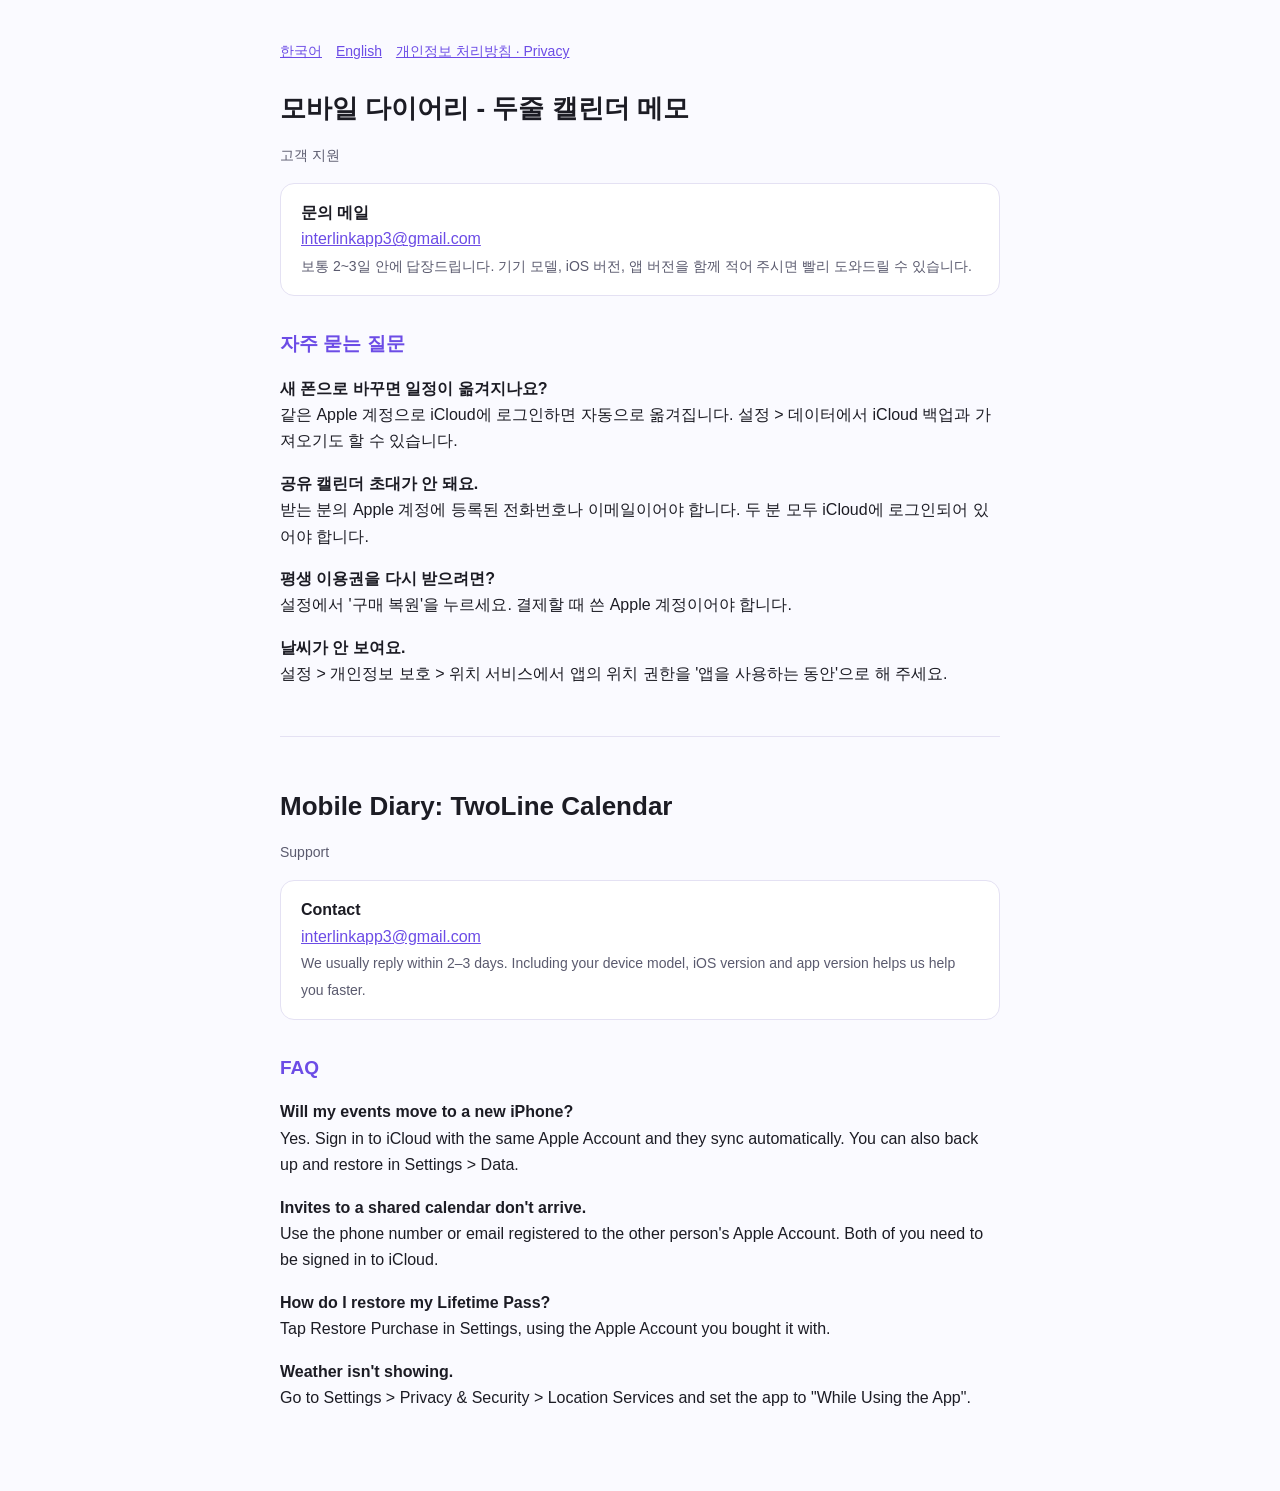
<file: twoline/index.html>
<!doctype html><html lang="ko"><head><meta charset="utf-8"><meta name="viewport" content="width=device-width,initial-scale=1">
<title>두줄캘린더 지원 · TwoLine Calendar Support</title><link rel="stylesheet" href="style.css"></head><body><main>
<nav><a href="#ko">한국어</a><a href="#en">English</a><a href="privacy.html">개인정보 처리방침 · Privacy</a></nav>
<section id="ko">
<h1>모바일 다이어리 - 두줄 캘린더 메모</h1><p class="sub">고객 지원</p>
<div class="card"><b>문의 메일</b><br><a href="mailto:interlinkapp3@gmail.com">interlinkapp3@gmail.com</a><br><span class="sub">보통 2~3일 안에 답장드립니다. 기기 모델, iOS 버전, 앱 버전을 함께 적어 주시면 빨리 도와드릴 수 있습니다.</span></div>
<h2>자주 묻는 질문</h2>
<p><b>새 폰으로 바꾸면 일정이 옮겨지나요?</b><br>같은 Apple 계정으로 iCloud에 로그인하면 자동으로 옮겨집니다. 설정 &gt; 데이터에서 iCloud 백업과 가져오기도 할 수 있습니다.</p>
<p><b>공유 캘린더 초대가 안 돼요.</b><br>받는 분의 Apple 계정에 등록된 전화번호나 이메일이어야 합니다. 두 분 모두 iCloud에 로그인되어 있어야 합니다.</p>
<p><b>평생 이용권을 다시 받으려면?</b><br>설정에서 '구매 복원'을 누르세요. 결제할 때 쓴 Apple 계정이어야 합니다.</p>
<p><b>날씨가 안 보여요.</b><br>설정 &gt; 개인정보 보호 &gt; 위치 서비스에서 앱의 위치 권한을 '앱을 사용하는 동안'으로 해 주세요.</p>
</section><hr>
<section id="en" lang="en">
<h1>Mobile Diary: TwoLine Calendar</h1><p class="sub">Support</p>
<div class="card"><b>Contact</b><br><a href="mailto:interlinkapp3@gmail.com">interlinkapp3@gmail.com</a><br><span class="sub">We usually reply within 2–3 days. Including your device model, iOS version and app version helps us help you faster.</span></div>
<h2>FAQ</h2>
<p><b>Will my events move to a new iPhone?</b><br>Yes. Sign in to iCloud with the same Apple Account and they sync automatically. You can also back up and restore in Settings &gt; Data.</p>
<p><b>Invites to a shared calendar don't arrive.</b><br>Use the phone number or email registered to the other person's Apple Account. Both of you need to be signed in to iCloud.</p>
<p><b>How do I restore my Lifetime Pass?</b><br>Tap Restore Purchase in Settings, using the Apple Account you bought it with.</p>
<p><b>Weather isn't showing.</b><br>Go to Settings &gt; Privacy &amp; Security &gt; Location Services and set the app to "While Using the App".</p>
</section></main></body></html>
</file>
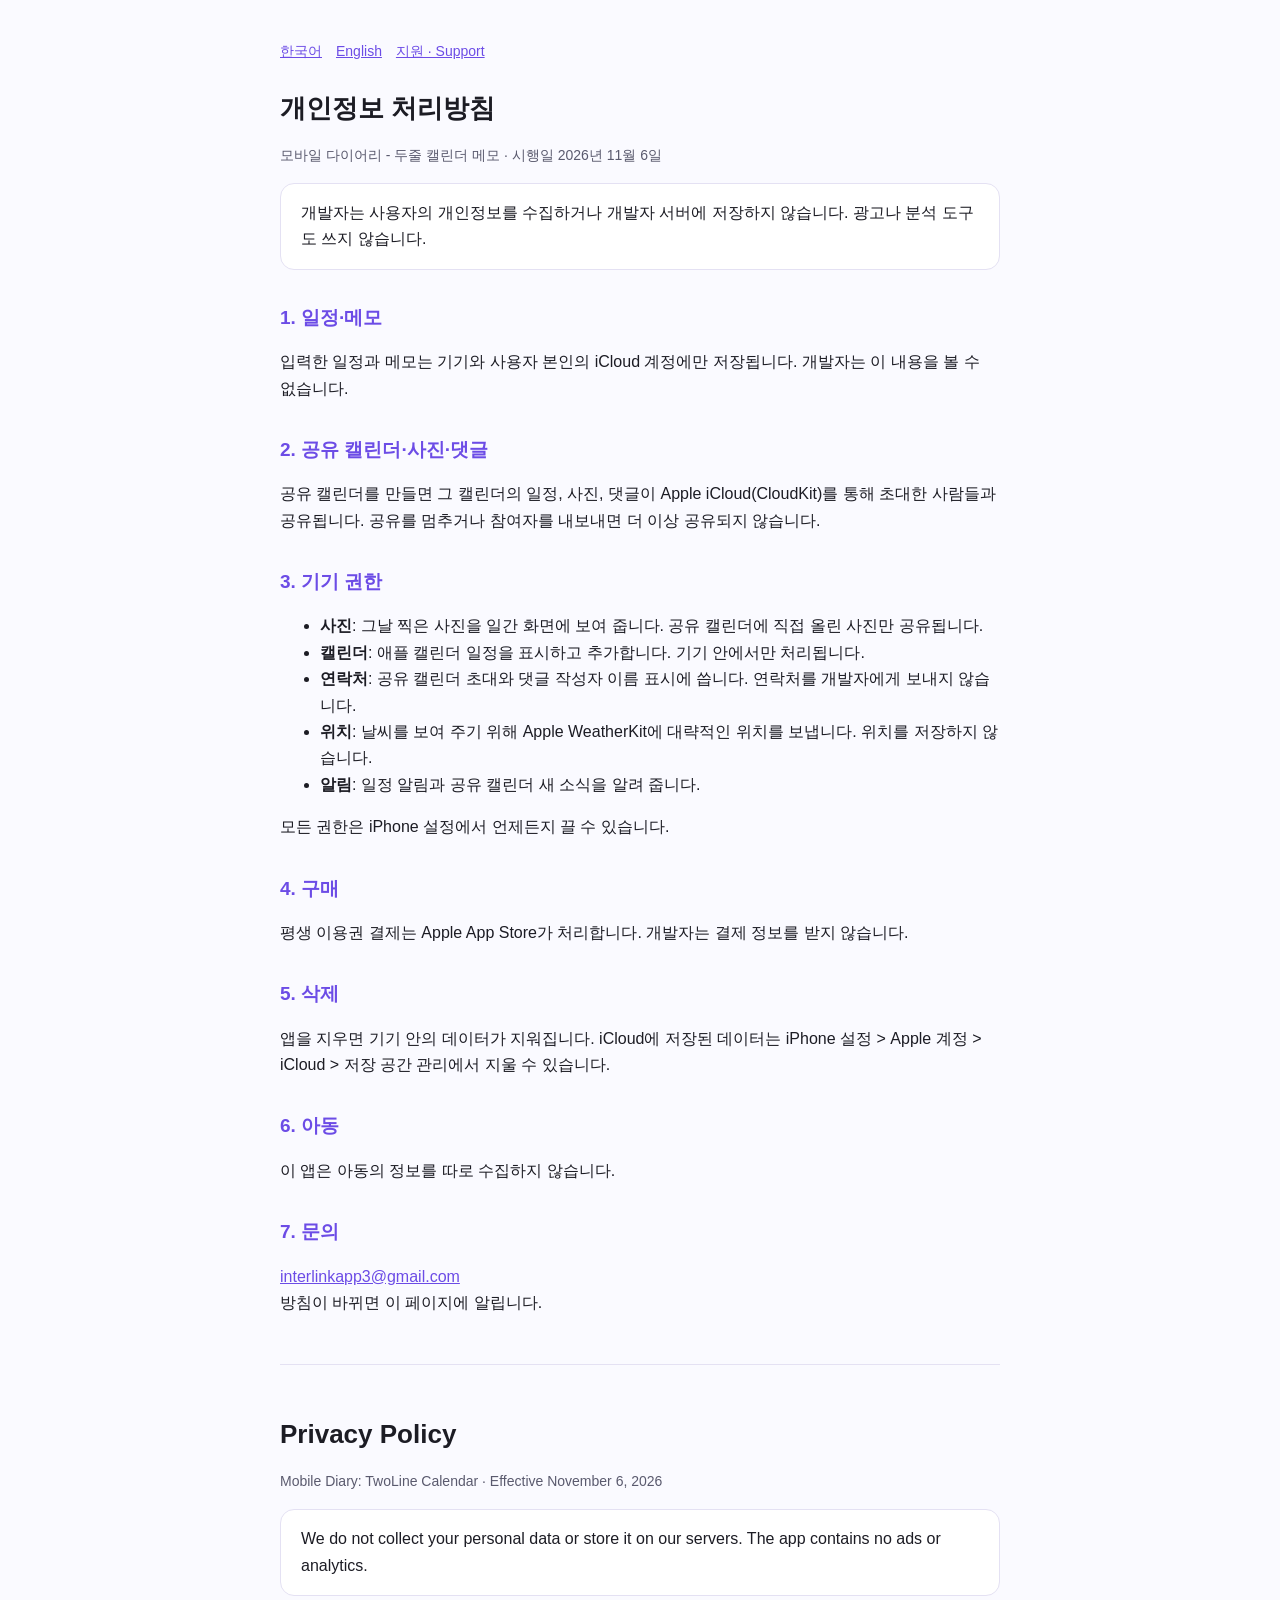
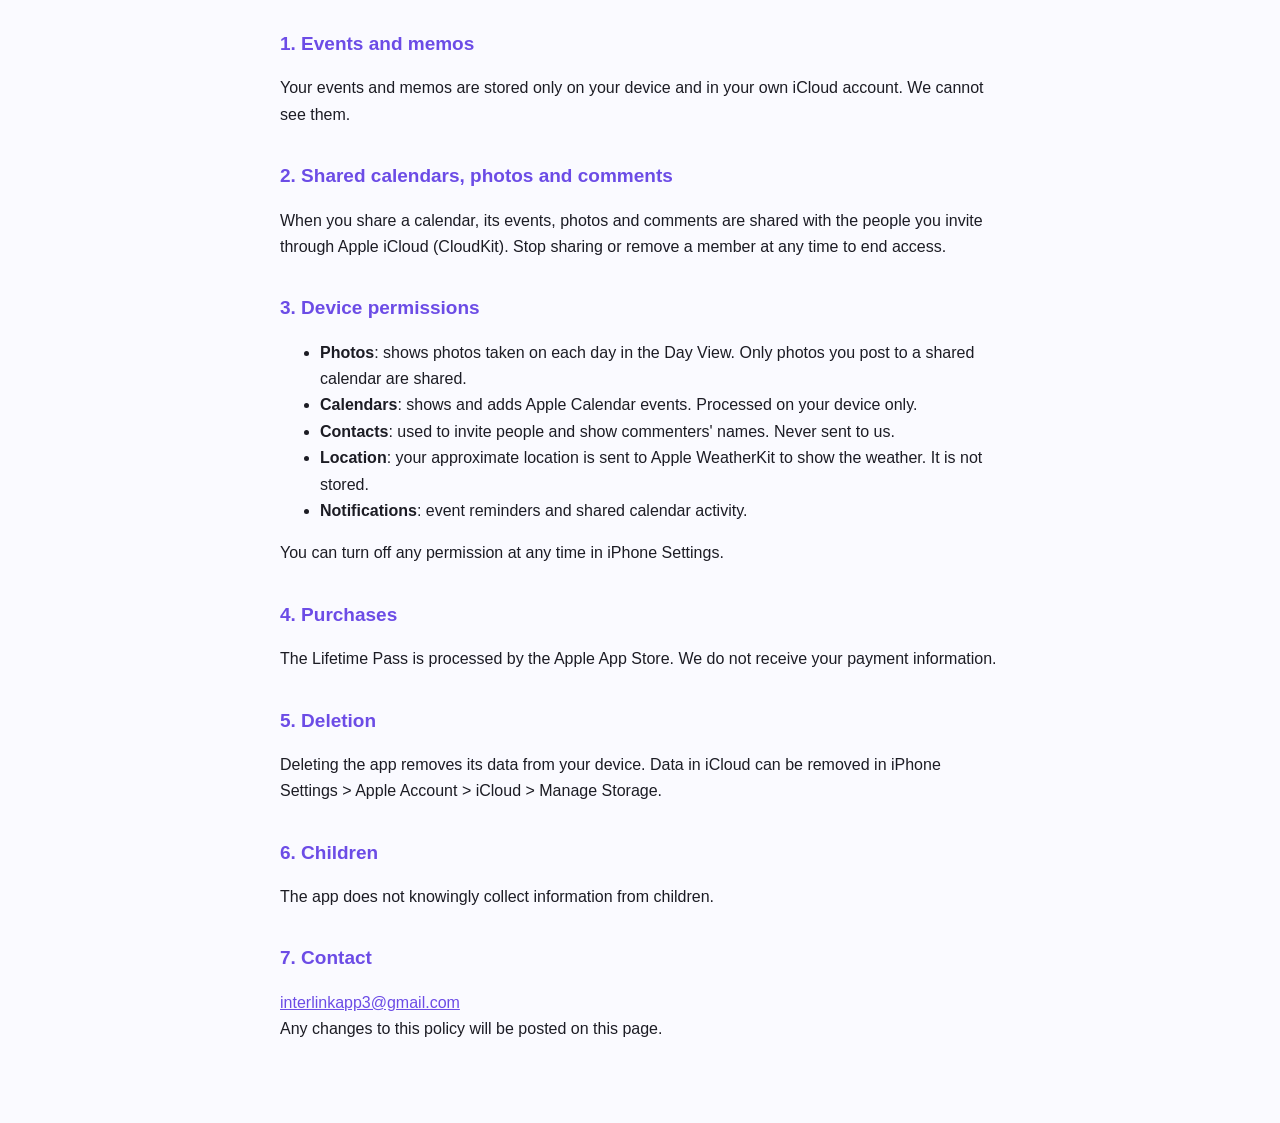
<file: twoline/privacy.html>
<!doctype html><html lang="ko"><head><meta charset="utf-8"><meta name="viewport" content="width=device-width,initial-scale=1">
<title>두줄캘린더 개인정보 처리방침 · Privacy Policy</title><link rel="stylesheet" href="style.css"></head><body><main>
<nav><a href="#ko">한국어</a><a href="#en">English</a><a href="index.html">지원 · Support</a></nav>
<section id="ko">
<h1>개인정보 처리방침</h1><p class="sub">모바일 다이어리 - 두줄 캘린더 메모 · 시행일 2026년 11월 6일</p>
<div class="card">개발자는 사용자의 개인정보를 수집하거나 개발자 서버에 저장하지 않습니다. 광고나 분석 도구도 쓰지 않습니다.</div>
<h2>1. 일정·메모</h2><p>입력한 일정과 메모는 기기와 사용자 본인의 iCloud 계정에만 저장됩니다. 개발자는 이 내용을 볼 수 없습니다.</p>
<h2>2. 공유 캘린더·사진·댓글</h2><p>공유 캘린더를 만들면 그 캘린더의 일정, 사진, 댓글이 Apple iCloud(CloudKit)를 통해 초대한 사람들과 공유됩니다. 공유를 멈추거나 참여자를 내보내면 더 이상 공유되지 않습니다.</p>
<h2>3. 기기 권한</h2><ul>
<li><b>사진</b>: 그날 찍은 사진을 일간 화면에 보여 줍니다. 공유 캘린더에 직접 올린 사진만 공유됩니다.</li>
<li><b>캘린더</b>: 애플 캘린더 일정을 표시하고 추가합니다. 기기 안에서만 처리됩니다.</li>
<li><b>연락처</b>: 공유 캘린더 초대와 댓글 작성자 이름 표시에 씁니다. 연락처를 개발자에게 보내지 않습니다.</li>
<li><b>위치</b>: 날씨를 보여 주기 위해 Apple WeatherKit에 대략적인 위치를 보냅니다. 위치를 저장하지 않습니다.</li>
<li><b>알림</b>: 일정 알림과 공유 캘린더 새 소식을 알려 줍니다.</li></ul>
<p>모든 권한은 iPhone 설정에서 언제든지 끌 수 있습니다.</p>
<h2>4. 구매</h2><p>평생 이용권 결제는 Apple App Store가 처리합니다. 개발자는 결제 정보를 받지 않습니다.</p>
<h2>5. 삭제</h2><p>앱을 지우면 기기 안의 데이터가 지워집니다. iCloud에 저장된 데이터는 iPhone 설정 &gt; Apple 계정 &gt; iCloud &gt; 저장 공간 관리에서 지울 수 있습니다.</p>
<h2>6. 아동</h2><p>이 앱은 아동의 정보를 따로 수집하지 않습니다.</p>
<h2>7. 문의</h2><p><a href="mailto:interlinkapp3@gmail.com">interlinkapp3@gmail.com</a><br>방침이 바뀌면 이 페이지에 알립니다.</p>
</section><hr>
<section id="en" lang="en">
<h1>Privacy Policy</h1><p class="sub">Mobile Diary: TwoLine Calendar · Effective November 6, 2026</p>
<div class="card">We do not collect your personal data or store it on our servers. The app contains no ads or analytics.</div>
<h2>1. Events and memos</h2><p>Your events and memos are stored only on your device and in your own iCloud account. We cannot see them.</p>
<h2>2. Shared calendars, photos and comments</h2><p>When you share a calendar, its events, photos and comments are shared with the people you invite through Apple iCloud (CloudKit). Stop sharing or remove a member at any time to end access.</p>
<h2>3. Device permissions</h2><ul>
<li><b>Photos</b>: shows photos taken on each day in the Day View. Only photos you post to a shared calendar are shared.</li>
<li><b>Calendars</b>: shows and adds Apple Calendar events. Processed on your device only.</li>
<li><b>Contacts</b>: used to invite people and show commenters' names. Never sent to us.</li>
<li><b>Location</b>: your approximate location is sent to Apple WeatherKit to show the weather. It is not stored.</li>
<li><b>Notifications</b>: event reminders and shared calendar activity.</li></ul>
<p>You can turn off any permission at any time in iPhone Settings.</p>
<h2>4. Purchases</h2><p>The Lifetime Pass is processed by the Apple App Store. We do not receive your payment information.</p>
<h2>5. Deletion</h2><p>Deleting the app removes its data from your device. Data in iCloud can be removed in iPhone Settings &gt; Apple Account &gt; iCloud &gt; Manage Storage.</p>
<h2>6. Children</h2><p>The app does not knowingly collect information from children.</p>
<h2>7. Contact</h2><p><a href="mailto:interlinkapp3@gmail.com">interlinkapp3@gmail.com</a><br>Any changes to this policy will be posted on this page.</p>
</section></main></body></html>
</file>
<file: twoline/style.css>
:root{--bg:#fafaff;--fg:#1c1c24;--sub:#5a5a6e;--acc:#6c4ce6;--card:#fff;--line:#e4e1f3}
@media (prefers-color-scheme:dark){:root{--bg:#121216;--fg:#ececf2;--sub:#a3a3b5;--acc:#a18cff;--card:#1c1c22;--line:#2c2c36}}
body{margin:0;background:var(--bg);color:var(--fg);font:16px/1.65 -apple-system,BlinkMacSystemFont,"Apple SD Gothic Neo","Segoe UI",sans-serif}
main{max-width:720px;margin:0 auto;padding:40px 16px 64px}
h1{font-size:26px;margin:0 0 4px}h2{font-size:19px;margin:32px 0 8px;color:var(--acc)}
p,li{color:var(--fg)}.sub{color:var(--sub);font-size:14px}
.card{background:var(--card);border:1px solid var(--line);border-radius:14px;padding:16px 20px;margin:16px 0}
a{color:var(--acc)}nav{font-size:14px;margin-bottom:24px}nav a{margin-right:14px}
hr{border:0;border-top:1px solid var(--line);margin:48px 0}
</file>
